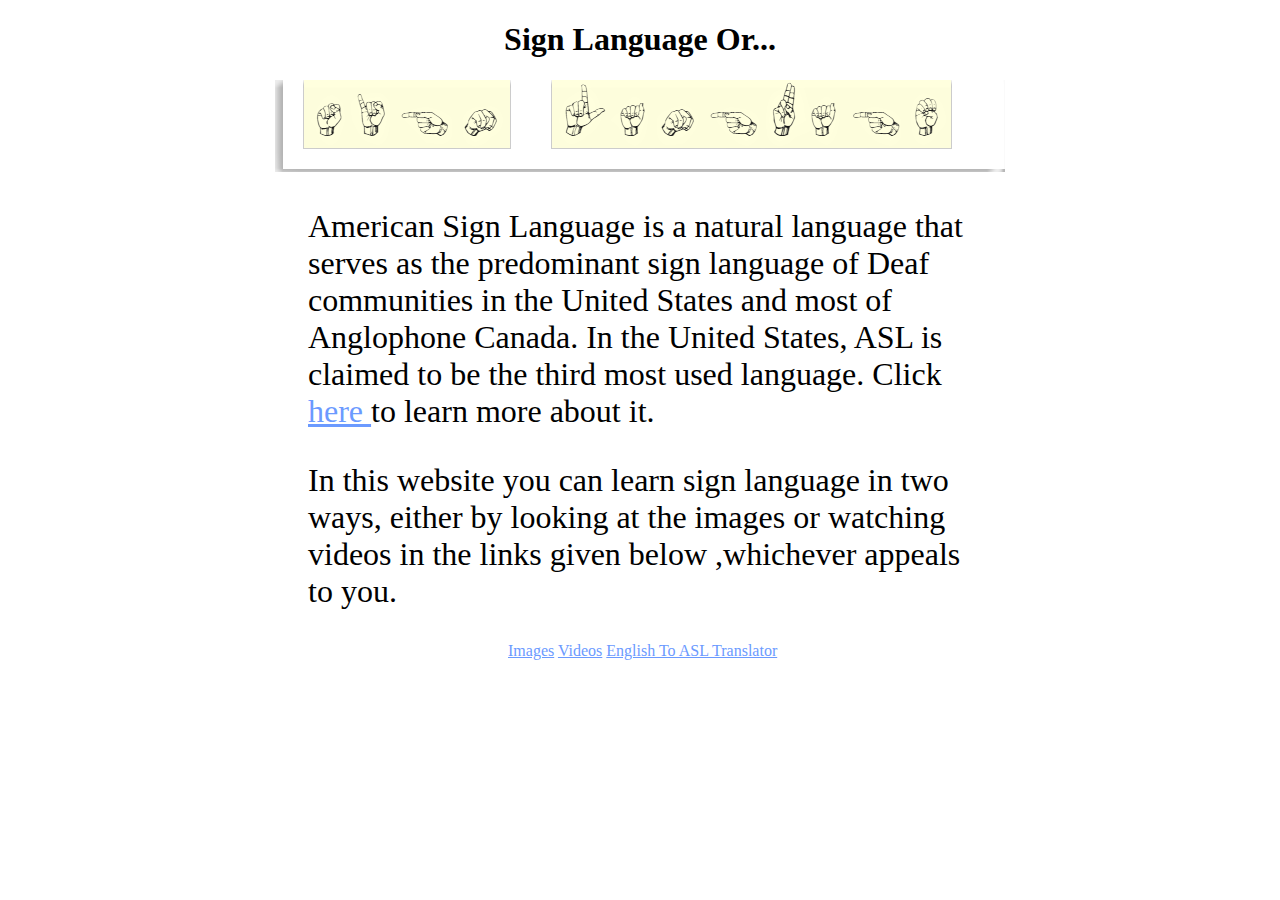
<file: index.html>
<!DOCTYPE html>
<html>

    <head>

        <title>Sign Language</title>
        <link rel = "stylesheet"
        type = "text/css"
        href = "style.css"/>

    </head>

    <body>

        <center><h1>Sign Language Or... </h1></center>
        <center><img src="sl.png"/></center>

        <div class  = "para">
        <p>American Sign Language is a natural language that serves as the predominant sign language of Deaf communities in the United States and most of Anglophone Canada. In the United States, ASL is claimed to be the third most used language. Click <a href="https://en.wikipedia.org/wiki/American_Sign_Language" >here </a>to learn more about it.</p>
        <p>In this website you can learn sign language in two ways, either by looking at the images or watching videos in the links given below ,whichever appeals to you.</p>
        </div>
       
       
        <div class = "links">
        <a href="images.html">Images</a>
        <a href="videos.html">Videos</a>
        <a href="translator.html">English To ASL Translator</a>
    </div>
        
    </body>

</html>
</file>
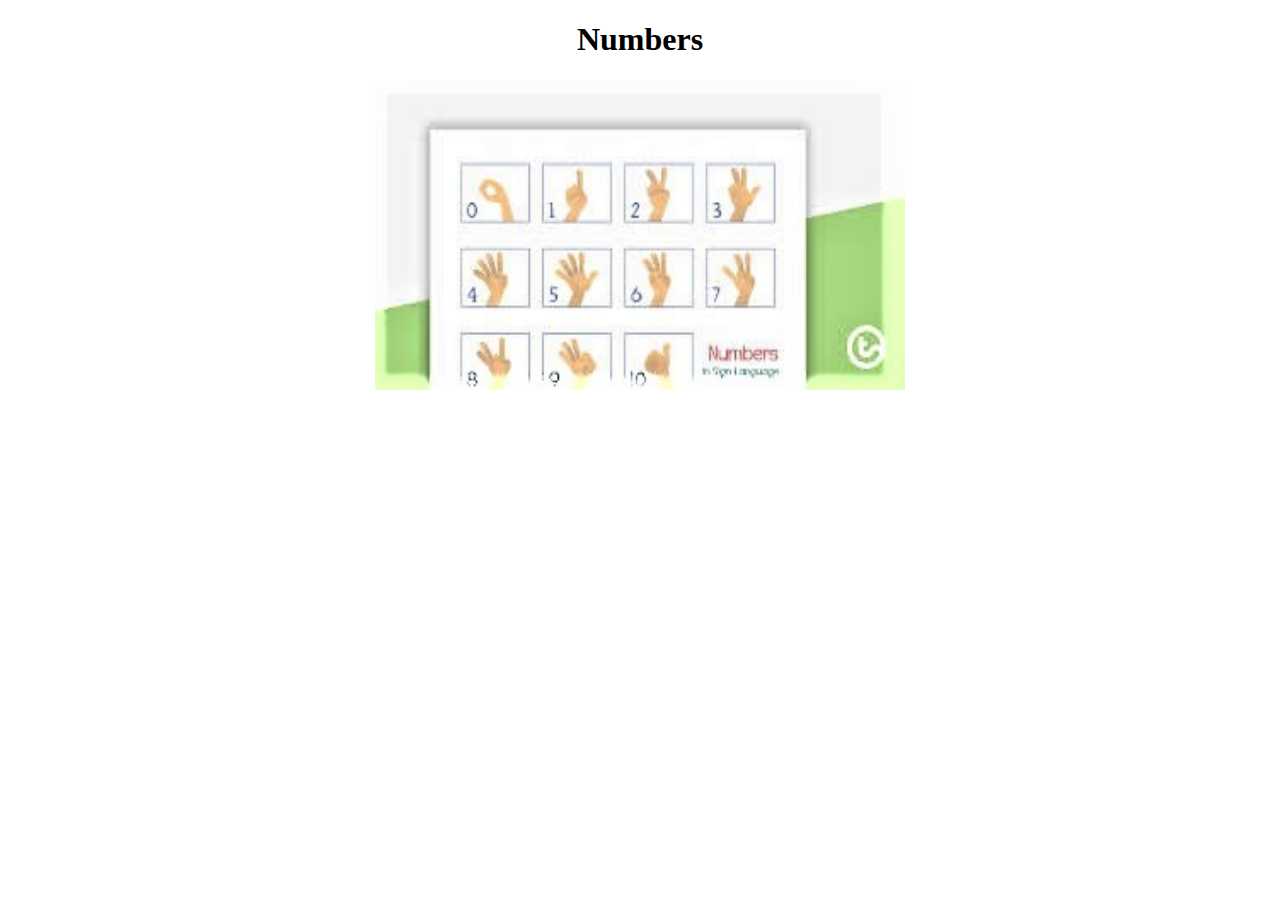
<file: 123.html>
<!DOCTYPE html>
<html>
<head>
    <title>Numbers</title>
    <link rel = "stylesheet"
    type = "text/css"
    href = "style.css"/>
</head>

<body>
    <center><h1>Numbers</h1></center>

    <center> <img src = "123.jpg" width="530" height = "310"/></center> 
 
    
</body>


</html>
</file>
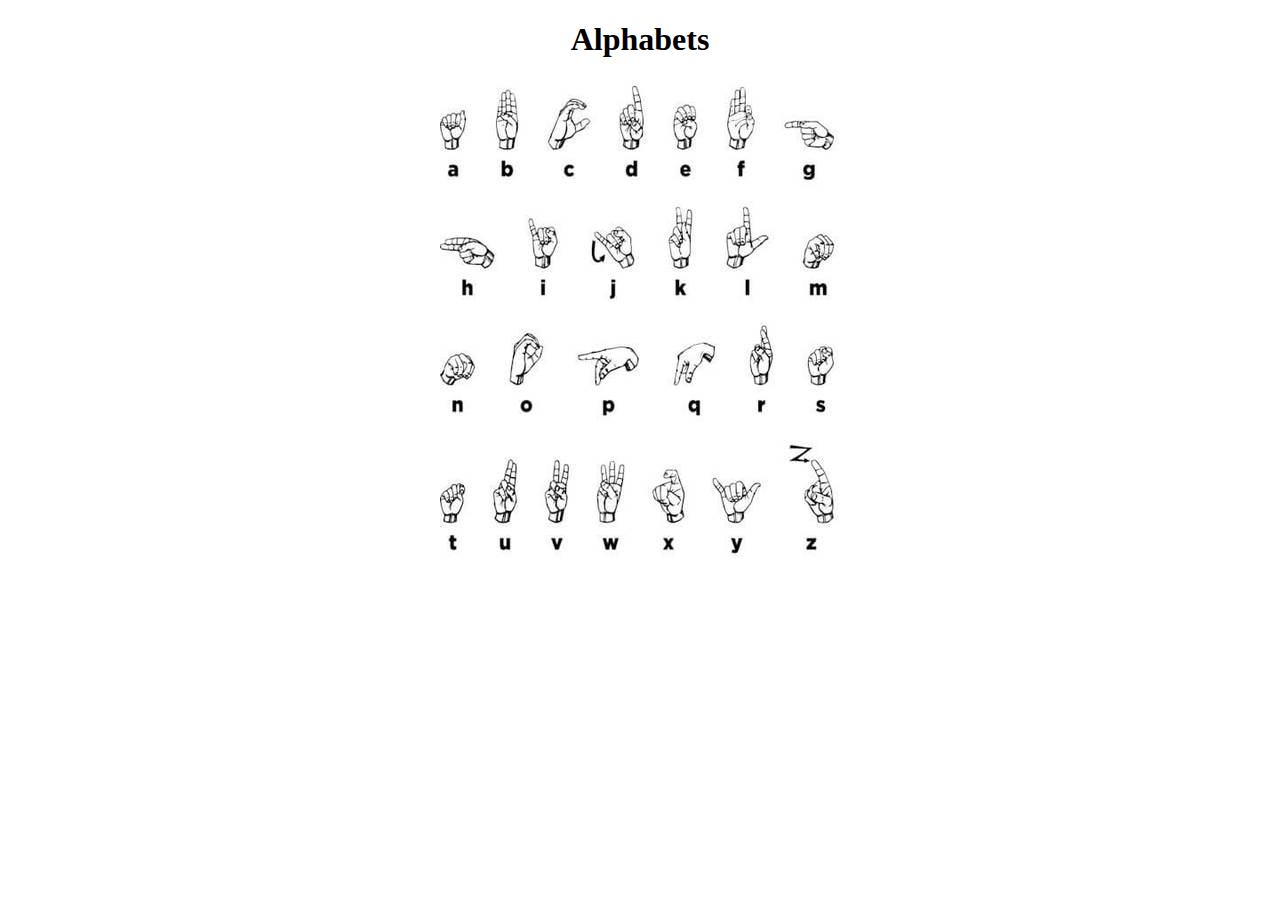
<file: abc.html>
<!DOCTYPE html>
<html>
<head>

</head>
<title>Alphabets</title>
    <link rel = "stylesheet"
    type = "text/css"
    href = "style.css"/>
<body>
    <center><h1>Alphabets</h1></center>

   <center><img src = "abc.jpg"/></center> 

</body>


</html>
</file>
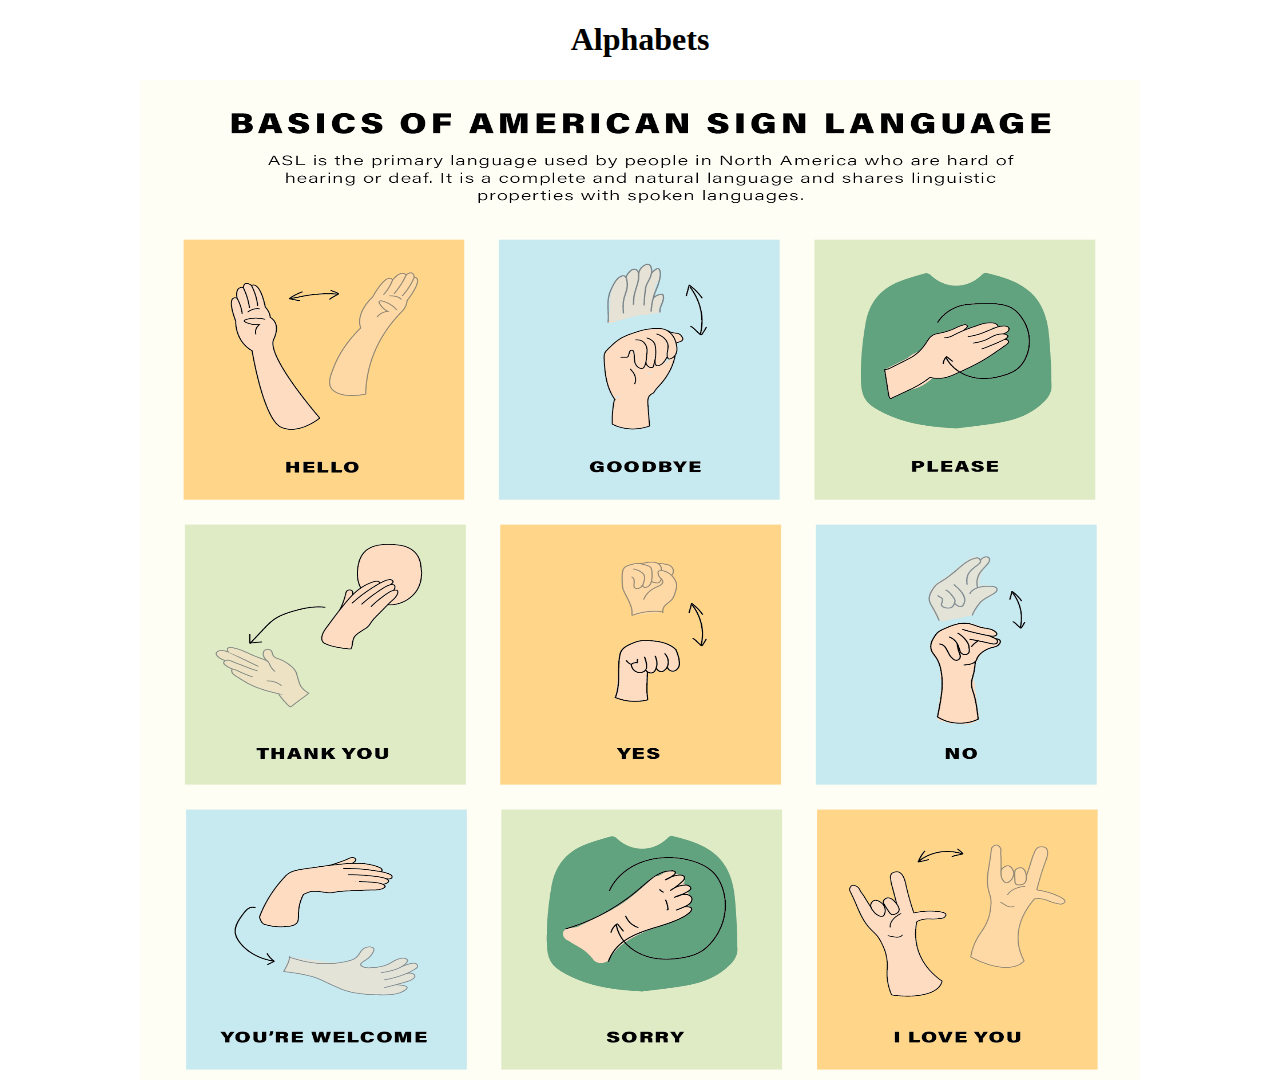
<file: basics.html>
<!DOCTYPE html>
<html>
<head>

</head>
<title>Social Etiquette</title>
    <link rel = "stylesheet"
    type = "text/css"
    href = "style.css"/>
<body>
    <center><h1>Alphabets</h1></center>

   <center><img src = "basics.png" width="1000" height="1000"/></center> 

</body>


</html>
</file>
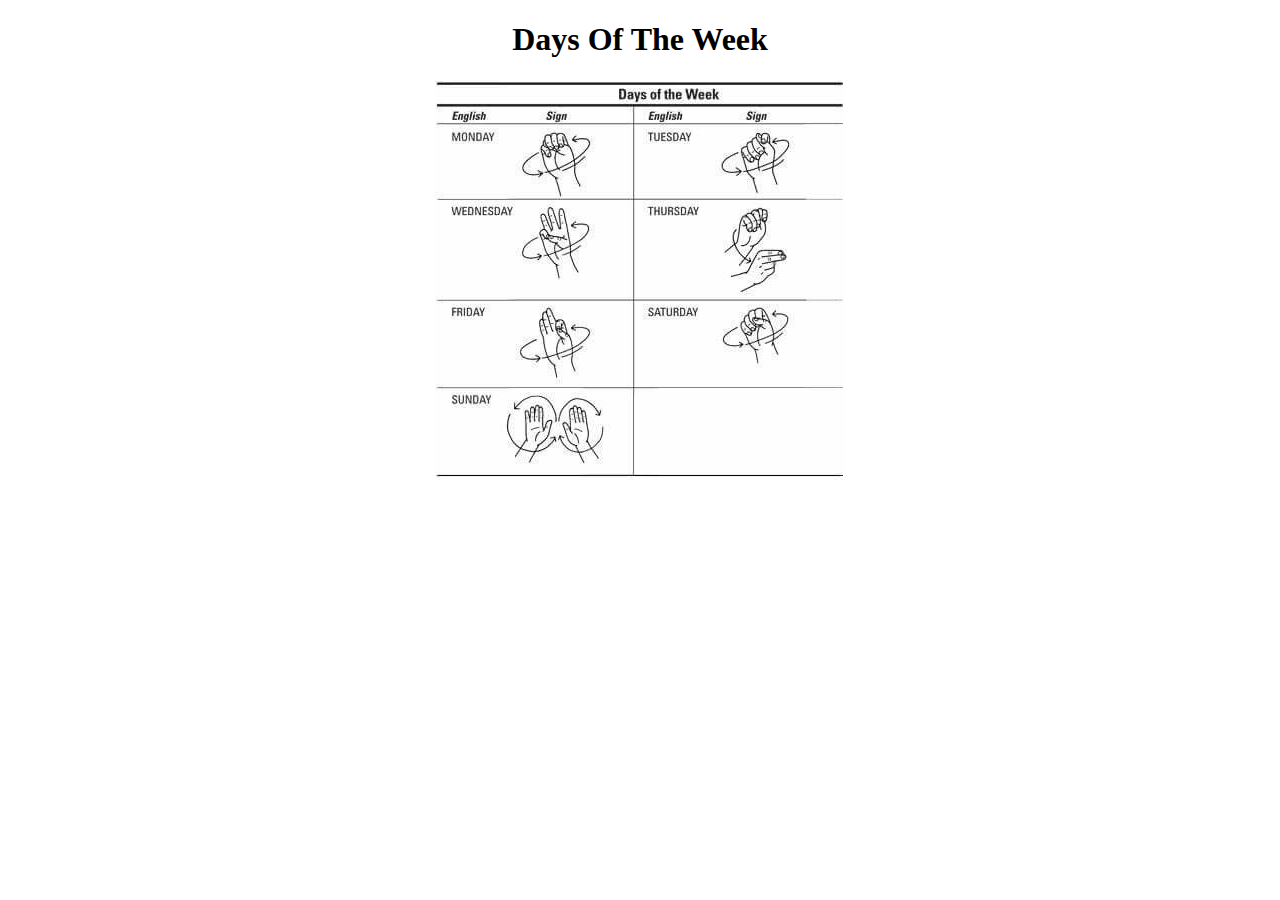
<file: dotw.html>
<!DOCTYPE html>
<html>
<head>

</head>
<title>Days Of The Week</title>
    <link rel = "stylesheet"
    type = "text/css"
    href = "style.css"/>
<body>
    <center><h1>Days Of The Week</h1></center>

   <center> <img src = "dotw.jpg"/></center> 

</body>


</html>
</file>
<file: style.css>
.para{
    /* border: solid; */
    font-size: xx-large;
    font-family:  'Garamond';
    padding-left: 300px;
    padding-right: 300px;
}
a:visited{
    color: rgb(255, 157, 0);
}
a:link{
    color: rgb(107, 154, 255);
}
.links{
    /* border: 1px solid cornflowerblue ; */
    
    padding-left: 500px;

    color: pink;

    display: flexbox;
    justify-content: space-evenly;
}
.header{
    position: relative
}
.header h1 {
    color: rgb(255, 115, 0);
    position:absolute;
    top: -660px;;
    left:50%;
    transform: translate(-50%,-50%);
    
}
.header a {
    position:absolute;
    top: -610px;;
    left:50%;
    transform: translate(-50%,-50%);
    
}
.header1 a {
    font-family: 'Arial Narrow Bold';
    position:absolute;
    top: -595px;;
    left:50%;
    transform: translate(-50%,-50%);
    
}
.header2 a {
    position:absolute;
    top: -580px;;
    left:50%;
    transform: translate(-50%,-50%);
    
}
.header3 a {
    position:absolute;
    top: -565px;;
    left:50%;
    transform: translate(-50%,-50%);
    
}
.header4 a {
    position:absolute;
    top: -550px;;
    left:50%;
    transform: translate(-50%,-50%);
    
}
.header5 a {
    position:absolute;
    top: -535px;;
    left:50%;
    transform: translate(-50%,-50%);
    
}
.header6 a {
    position:absolute;
    top: -520px;;
    left:50%;
    transform: translate(-50%,-50%);
    
}
</file>
